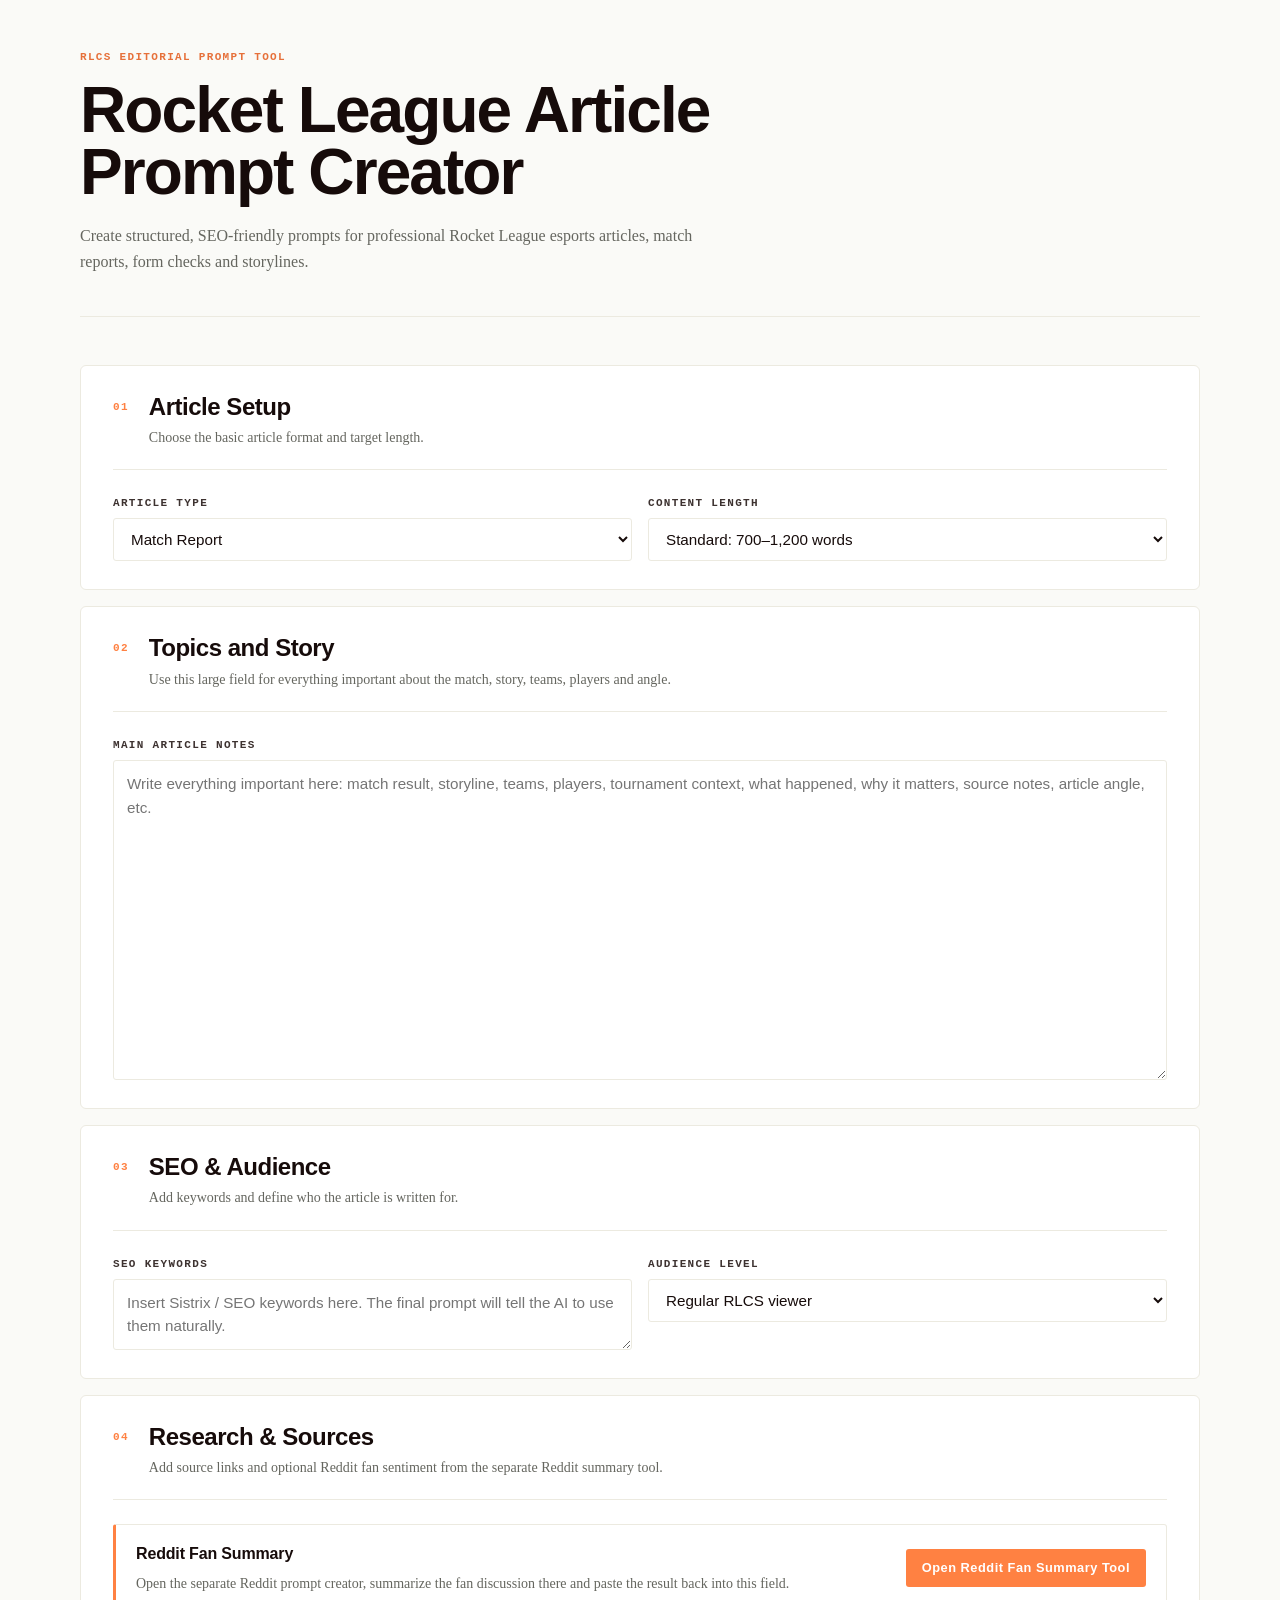
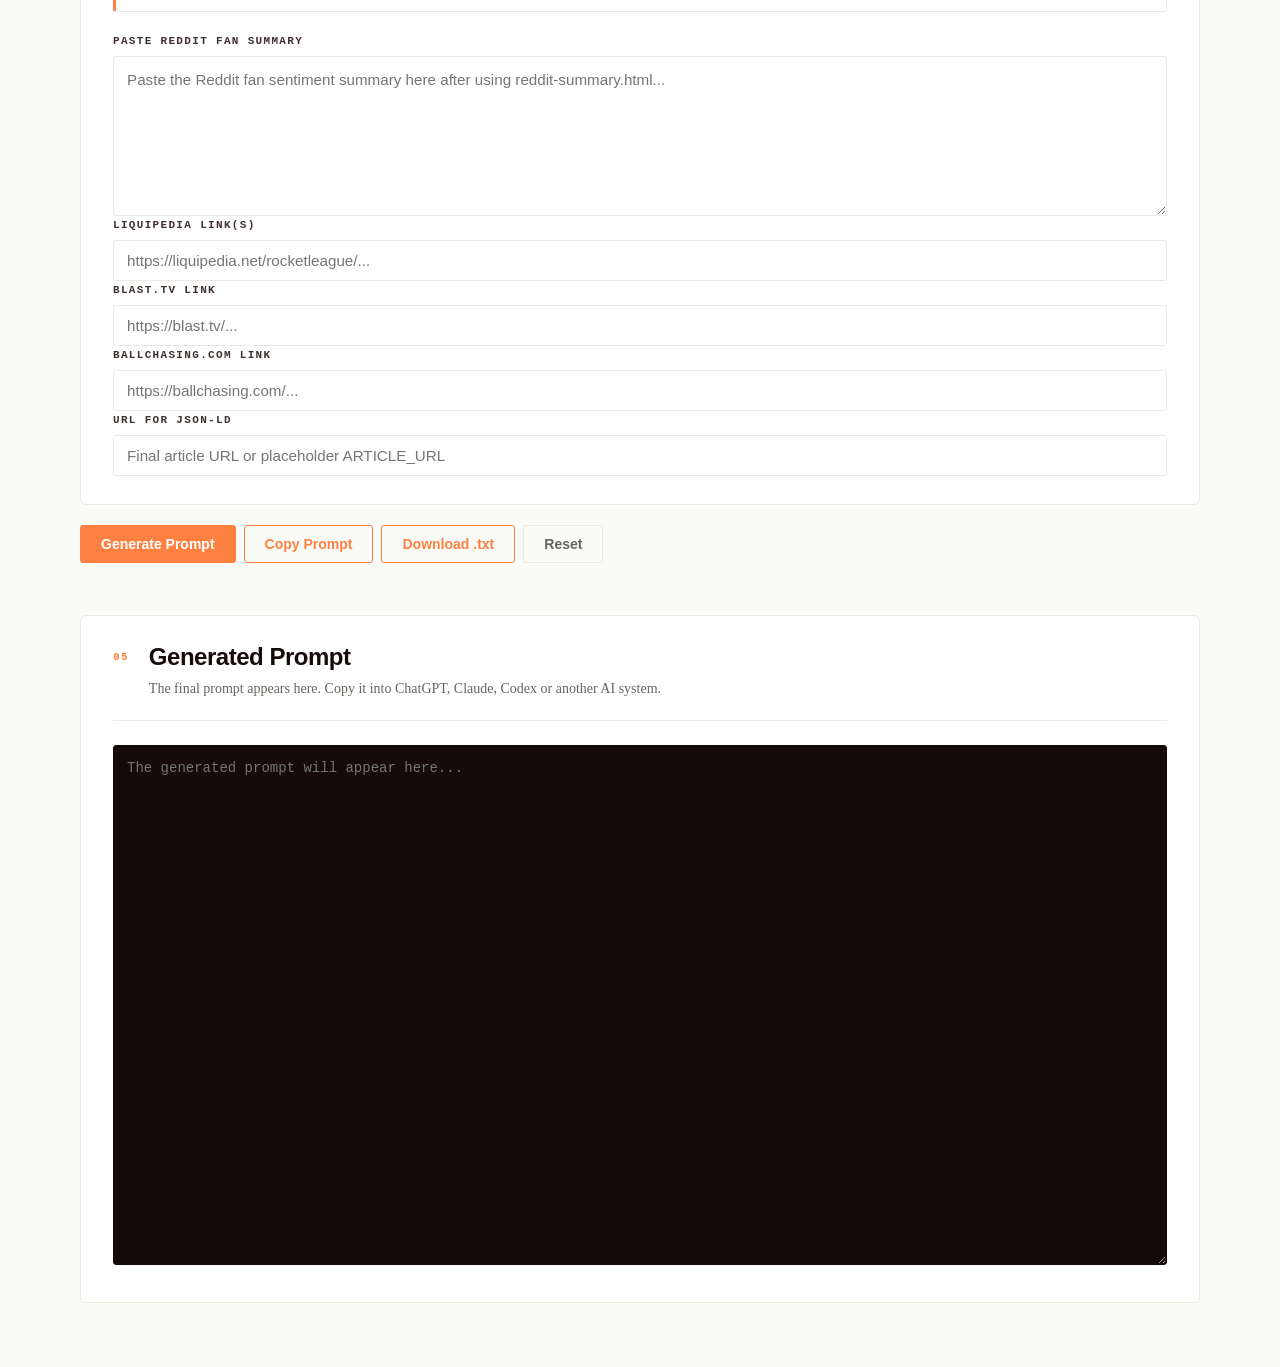
<file: index.html>
<!DOCTYPE html>
<html lang="en">
<head>
  <meta charset="UTF-8" />
  <meta name="viewport" content="width=device-width, initial-scale=1.0" />

  <title>RLCS Editorial Prompt Tool</title>

  <link rel="stylesheet" href="style.css" />
</head>
<body>
  <main class="page-shell">
    <header class="hero">
      <p class="eyebrow">RLCS Editorial Prompt Tool</p>
      <h1>Rocket League Article Prompt Creator</h1>
      <p class="hero-text">
        Create structured, SEO-friendly prompts for professional Rocket League esports articles, match reports, form checks and storylines.
      </p>
    </header>

    <form id="promptForm" class="creator-form">
      <section class="form-section">
        <div class="section-header">
          <span class="section-number">01</span>
          <div>
            <h2>Article Setup</h2>
            <p>Choose the basic article format and target length.</p>
          </div>
        </div>

        <div class="field-grid two-columns">
          <div class="field">
            <label for="articleType">Article Type</label>
            <select id="articleType">
              <option value="Match Report">Match Report</option>
              <option value="Form Check">Form Check</option>
              <option value="Player Profile">Player Profile</option>
              <option value="Team Story">Team Story</option>
              <option value="Storyline Article">Storyline Article</option>
              <option value="Ranking Article">Ranking Article</option>
              <option value="Beginner Guide">Beginner Guide</option>
              <option value="Event Preview">Event Preview</option>
              <option value="Event Recap">Event Recap</option>
              <option value="Roster Change Analysis">Roster Change Analysis</option>
              <option value="Custom">Custom</option>
            </select>
          </div>

          <div class="field">
            <label for="contentLength">Content Length</label>
            <select id="contentLength">
              <option value="Short">Short: 300–600 words</option>
              <option value="Standard" selected>Standard: 700–1,200 words</option>
              <option value="Detailed">Detailed: 1,200–1,900 words</option>
              <option value="Deep Dive">Deep Dive: 1,900–3,000 words</option>
              <option value="Custom">Custom</option>
            </select>
          </div>
        </div>

        <div class="field custom-length-field hidden" id="customLengthWrap">
          <label for="customWordCount">Custom Word Count</label>
          <input
            id="customWordCount"
            type="text"
            placeholder="Example: 1,450 words or 900–1,100 words"
          />
        </div>
      </section>

      <section class="form-section">
        <div class="section-header">
          <span class="section-number">02</span>
          <div>
            <h2>Topics and Story</h2>
            <p>Use this large field for everything important about the match, story, teams, players and angle.</p>
          </div>
        </div>

        <div class="field">
          <label for="articleTopic">Main Article Notes</label>
          <textarea
            id="articleTopic"
            class="large-textarea"
            placeholder="Write everything important here: match result, storyline, teams, players, tournament context, what happened, why it matters, source notes, article angle, etc."
          ></textarea>
        </div>
      </section>

      <section class="form-section">
        <div class="section-header">
          <span class="section-number">03</span>
          <div>
            <h2>SEO & Audience</h2>
            <p>Add keywords and define who the article is written for.</p>
          </div>
        </div>

        <div class="field-grid two-columns">
          <div class="field">
            <label for="seoKeywords">SEO Keywords</label>
            <textarea
              id="seoKeywords"
              placeholder="Insert Sistrix / SEO keywords here. The final prompt will tell the AI to use them naturally."
            ></textarea>
          </div>

          <div class="field">
            <label for="audienceLevel">Audience Level</label>
            <select id="audienceLevel">
              <option value="Beginner">Beginner</option>
              <option value="Casual RLCS fan">Casual RLCS fan</option>
              <option value="Regular RLCS viewer" selected>Regular RLCS viewer</option>
              <option value="Advanced esports fan">Advanced esports fan</option>
              <option value="Mixed audience">Mixed audience</option>
            </select>
          </div>
        </div>
      </section>

      <section class="form-section">
        <div class="section-header">
          <span class="section-number">04</span>
          <div>
            <h2>Research & Sources</h2>
            <p>Add source links and optional Reddit fan sentiment from the separate Reddit summary tool.</p>
          </div>
        </div>

        <div class="reddit-box">
          <div class="reddit-box-text">
            <h3>Reddit Fan Summary</h3>
            <p>
              Open the separate Reddit prompt creator, summarize the fan discussion there and paste the result back into this field.
            </p>
          </div>

          <a href="reddit-summary.html" class="reddit-link">
            Open Reddit Fan Summary Tool
          </a>
        </div>

        <div class="field">
          <label for="redditSummary">Paste Reddit Fan Summary</label>
          <textarea
            id="redditSummary"
            class="medium-textarea"
            placeholder="Paste the Reddit fan sentiment summary here after using reddit-summary.html..."
          ></textarea>
        </div>

        <div class="field">
          <label for="liquipediaLinks">Liquipedia Link(s)</label>
          <input
            id="liquipediaLinks"
            type="text"
            placeholder="https://liquipedia.net/rocketleague/..."
          />
        </div>

        <div class="field">
          <label for="blastLink">BLAST.tv Link</label>
          <input
            id="blastLink"
            type="text"
            placeholder="https://blast.tv/..."
          />
        </div>

        <div class="field">
          <label for="ballchasingLink">Ballchasing.com Link</label>
          <input
            id="ballchasingLink"
            type="text"
            placeholder="https://ballchasing.com/..."
          />
        </div>

        <div class="field">
          <label for="jsonUrl">URL for JSON-LD</label>
          <input
            id="jsonUrl"
            type="text"
            placeholder="Final article URL or placeholder ARTICLE_URL"
          />
        </div>
      </section>

      <section class="action-section">
        <button type="submit" class="btn primary-btn">Generate Prompt</button>
        <button type="button" id="copyPrompt" class="btn secondary-btn">Copy Prompt</button>
        <button type="button" id="downloadPrompt" class="btn secondary-btn">Download .txt</button>
        <button type="button" id="resetForm" class="btn ghost-btn">Reset</button>
      </section>

      <p id="statusMessage" class="status-message"></p>

      <section class="form-section output-section">
        <div class="section-header">
          <span class="section-number">05</span>
          <div>
            <h2>Generated Prompt</h2>
            <p>The final prompt appears here. Copy it into ChatGPT, Claude, Codex or another AI system.</p>
          </div>
        </div>

        <textarea
          id="generatedPrompt"
          class="output-field"
          placeholder="The generated prompt will appear here..."
          readonly
        ></textarea>
      </section>
    </form>
  </main>

  <script src="script.js"></script>
</body>
</html>
</file>
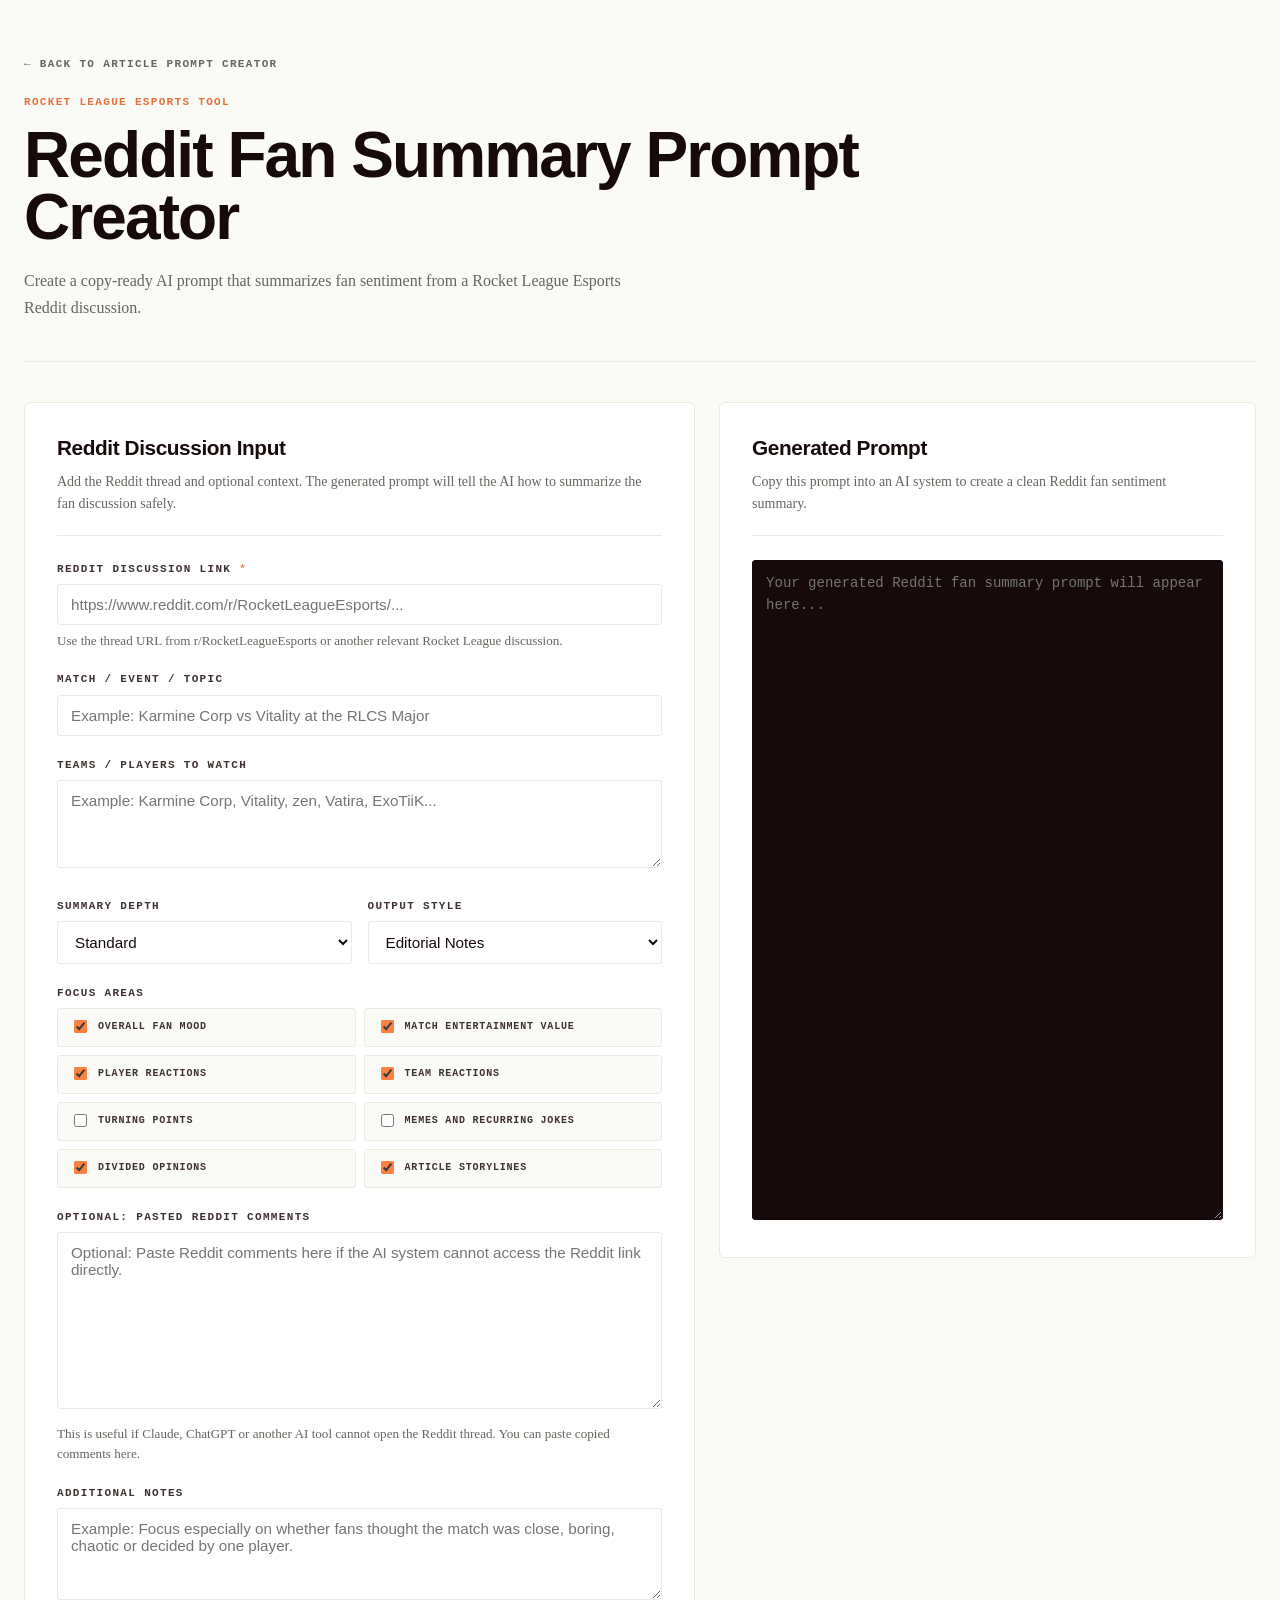
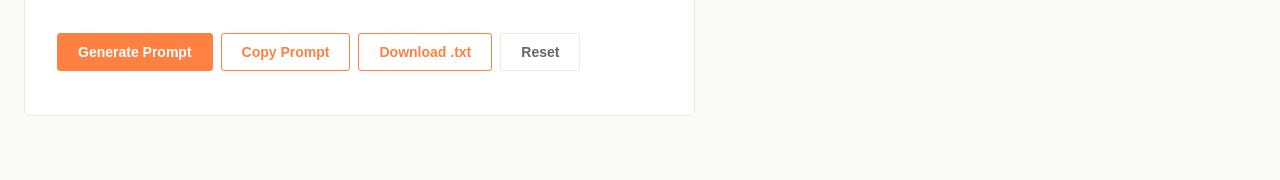
<file: reddit-summary.html>
<!DOCTYPE html>
<html lang="en">
<head>
  <meta charset="UTF-8" />
  <meta name="viewport" content="width=device-width, initial-scale=1.0" />

  <title>Rocket League Reddit Fan Summary Prompt Creator</title>

  <link rel="stylesheet" href="reddit-summary.css" />
</head>
<body>
  <main class="page">
    <header class="hero">
      <div>
        <a href="index.html" class="back-link">← Back to Article Prompt Creator</a>
        <p class="eyebrow">Rocket League Esports Tool</p>
        <h1>Reddit Fan Summary Prompt Creator</h1>
        <p class="hero-text">
          Create a copy-ready AI prompt that summarizes fan sentiment from a Rocket League Esports Reddit discussion.
        </p>
      </div>
    </header>

    <section class="layout">
      <form class="card form-card" id="redditForm">
        <div class="section-title">
          <h2>Reddit Discussion Input</h2>
          <p>Add the Reddit thread and optional context. The generated prompt will tell the AI how to summarize the fan discussion safely.</p>
        </div>

        <div class="field">
          <label for="redditUrl">Reddit Discussion Link <span>*</span></label>
          <input
            type="url"
            id="redditUrl"
            placeholder="https://www.reddit.com/r/RocketLeagueEsports/..."
            required
          />
          <small>Use the thread URL from r/RocketLeagueEsports or another relevant Rocket League discussion.</small>
          <p class="error-message" id="redditUrlError"></p>
        </div>

        <div class="field">
          <label for="topic">Match / Event / Topic</label>
          <input
            type="text"
            id="topic"
            placeholder="Example: Karmine Corp vs Vitality at the RLCS Major"
          />
        </div>

        <div class="field">
          <label for="entities">Teams / Players to watch</label>
          <textarea
            id="entities"
            rows="3"
            placeholder="Example: Karmine Corp, Vitality, zen, Vatira, ExoTiiK..."
          ></textarea>
        </div>

        <div class="grid-2">
          <div class="field">
            <label for="summaryDepth">Summary Depth</label>
            <select id="summaryDepth">
              <option value="Short">Short</option>
              <option value="Standard" selected>Standard</option>
              <option value="Detailed">Detailed</option>
            </select>
          </div>

          <div class="field">
            <label for="outputStyle">Output Style</label>
            <select id="outputStyle">
              <option value="Editorial Notes" selected>Editorial Notes</option>
              <option value="Article-Ready Summary">Article-Ready Summary</option>
              <option value="Bullet Point Analysis">Bullet Point Analysis</option>
            </select>
          </div>
        </div>

        <div class="field">
          <label for="focusAreas">Focus Areas</label>
          <div class="checkbox-grid">
            <label>
              <input type="checkbox" name="focusAreas" value="Overall fan mood" checked />
              Overall fan mood
            </label>
            <label>
              <input type="checkbox" name="focusAreas" value="Match entertainment value" checked />
              Match entertainment value
            </label>
            <label>
              <input type="checkbox" name="focusAreas" value="Player reactions" checked />
              Player reactions
            </label>
            <label>
              <input type="checkbox" name="focusAreas" value="Team reactions" checked />
              Team reactions
            </label>
            <label>
              <input type="checkbox" name="focusAreas" value="Turning points" />
              Turning points
            </label>
            <label>
              <input type="checkbox" name="focusAreas" value="Memes and recurring jokes" />
              Memes and recurring jokes
            </label>
            <label>
              <input type="checkbox" name="focusAreas" value="Controversial or divided opinions" checked />
              Divided opinions
            </label>
            <label>
              <input type="checkbox" name="focusAreas" value="Storylines for an article" checked />
              Article storylines
            </label>
          </div>
        </div>

        <div class="field">
          <label for="pastedComments">Optional: Pasted Reddit Comments</label>
          <textarea
            id="pastedComments"
            rows="9"
            placeholder="Optional: Paste Reddit comments here if the AI system cannot access the Reddit link directly."
          ></textarea>
          <small>
            This is useful if Claude, ChatGPT or another AI tool cannot open the Reddit thread. You can paste copied comments here.
          </small>
        </div>

        <div class="field">
          <label for="additionalNotes">Additional Notes</label>
          <textarea
            id="additionalNotes"
            rows="4"
            placeholder="Example: Focus especially on whether fans thought the match was close, boring, chaotic or decided by one player."
          ></textarea>
        </div>

        <div class="button-row">
          <button type="submit" class="btn primary">Generate Prompt</button>
          <button type="button" class="btn secondary" id="copyBtn">Copy Prompt</button>
          <button type="button" class="btn secondary" id="downloadBtn">Download .txt</button>
          <button type="button" class="btn danger" id="resetBtn">Reset</button>
        </div>

        <p class="success-message" id="successMessage"></p>
      </form>

      <section class="card output-card">
        <div class="section-title">
          <h2>Generated Prompt</h2>
          <p>Copy this prompt into an AI system to create a clean Reddit fan sentiment summary.</p>
        </div>

        <textarea
          id="generatedPrompt"
          class="output"
          placeholder="Your generated Reddit fan summary prompt will appear here..."
          readonly
        ></textarea>
      </section>
    </section>
  </main>

  <script src="reddit-summary.js"></script>
</body>
</html>
</file>
<file: style.css>
:root {
  --orange: #FF8142;
  --orange-light: #FFEDE4;
  --orange-dark: #E6703A;

  --ink: #160B0A;
  --gray-soft: #3D3230;
  --gray-muted: #65665F;
  --white: #FFFFFF;

  --secondary-bg: #F6F4F1;
  --tertiary-bg: #FAFAF7;
  --border: #ECEAE0;

  --radius-lg: 6px;
  --radius-md: 4px;
  --radius-sm: 3px;
}

* {
  box-sizing: border-box;
}

body {
  margin: 0;
  background: var(--tertiary-bg);
  color: var(--ink);
  font-family: Georgia, "Times New Roman", serif;
  font-size: 17px;
  line-height: 1.65;
}

.page-shell {
  width: min(1120px, calc(100% - 48px));
  margin: 0 auto;
  padding: 48px 0 64px;
}

/* ─── Hero ─────────────────────────────────────────────── */

.hero {
  padding-bottom: 40px;
  margin-bottom: 48px;
  border-bottom: 1px solid var(--border);
}

.eyebrow {
  margin: 0 0 14px;
  font-family: "SFMono-Regular", Consolas, "Liberation Mono", monospace;
  font-size: 11px;
  font-weight: 600;
  letter-spacing: 0.12em;
  text-transform: uppercase;
  color: var(--orange-dark);
}

h1 {
  max-width: 820px;
  margin: 0;
  font-family: Arial, Helvetica, sans-serif;
  font-size: clamp(2rem, 5vw, 4rem);
  line-height: 0.96;
  letter-spacing: -0.03em;
  font-weight: 900;
  color: var(--ink);
}

.hero-text {
  max-width: 640px;
  margin: 20px 0 0;
  color: var(--gray-muted);
  font-size: 1rem;
}

/* ─── Form Layout ───────────────────────────────────────── */

.creator-form {
  display: flex;
  flex-direction: column;
  gap: 16px;
}

.form-section {
  background: var(--white);
  border: 1px solid var(--border);
  border-radius: var(--radius-lg);
  padding: 28px 32px;
}

.section-header {
  display: flex;
  align-items: flex-start;
  gap: 20px;
  padding-bottom: 20px;
  margin-bottom: 24px;
  border-bottom: 1px solid var(--border);
}

.section-number {
  flex: 0 0 auto;
  padding-top: 4px;
  font-family: "SFMono-Regular", Consolas, "Liberation Mono", monospace;
  font-size: 11px;
  font-weight: 600;
  letter-spacing: 0.12em;
  text-transform: uppercase;
  color: var(--orange);
}

h2 {
  margin: 0;
  font-family: Arial, Helvetica, sans-serif;
  font-size: clamp(1.1rem, 2vw, 1.5rem);
  line-height: 1.1;
  letter-spacing: -0.02em;
  font-weight: 900;
}

h3 {
  font-family: Arial, Helvetica, sans-serif;
}

.section-header p {
  margin: 6px 0 0;
  color: var(--gray-muted);
  font-size: 0.875rem;
}

/* ─── Fields ────────────────────────────────────────────── */

.field-grid {
  display: grid;
  gap: 16px;
}

.two-columns {
  grid-template-columns: repeat(2, minmax(0, 1fr));
}

.field {
  display: flex;
  flex-direction: column;
  gap: 6px;
}

label {
  font-family: "SFMono-Regular", Consolas, "Liberation Mono", monospace;
  font-size: 11px;
  font-weight: 600;
  letter-spacing: 0.12em;
  text-transform: uppercase;
  color: var(--gray-soft);
}

input,
select,
textarea {
  width: 100%;
  border: 1px solid var(--border);
  border-radius: var(--radius-sm);
  background: var(--white);
  color: var(--ink);
  font-family: Arial, Helvetica, sans-serif;
  font-size: 0.95rem;
  padding: 11px 13px;
  outline: none;
  transition: border-color 0.15s ease;
}

select {
  cursor: pointer;
}

textarea {
  resize: vertical;
  line-height: 1.55;
}

input:focus,
select:focus,
textarea:focus {
  border-color: var(--orange);
}

.large-textarea {
  min-height: 320px;
}

.medium-textarea {
  min-height: 160px;
}

.custom-length-field {
  margin-top: 16px;
}

.hidden {
  display: none;
}

/* ─── Reddit Box ────────────────────────────────────────── */

.reddit-box {
  display: flex;
  justify-content: space-between;
  align-items: center;
  gap: 16px;
  border: 1px solid var(--border);
  border-left: 3px solid var(--orange);
  border-radius: var(--radius-sm);
  padding: 16px 20px;
  margin-bottom: 20px;
  background: var(--white);
}

.reddit-box h3 {
  margin: 0;
  font-size: 1rem;
  font-weight: 900;
  letter-spacing: -0.01em;
}

.reddit-box p {
  margin: 4px 0 0;
  color: var(--gray-muted);
  font-size: 0.875rem;
}

.reddit-link {
  flex: 0 0 auto;
  display: inline-flex;
  align-items: center;
  justify-content: center;
  min-height: 36px;
  padding: 8px 16px;
  border-radius: var(--radius-sm);
  background: var(--orange);
  color: var(--white);
  font-family: Arial, Helvetica, sans-serif;
  font-size: 0.8rem;
  font-weight: 700;
  letter-spacing: 0.04em;
  text-decoration: none;
  white-space: nowrap;
  transition: background 0.15s ease;
}

.reddit-link:hover {
  background: var(--orange-dark);
}

/* ─── Actions ───────────────────────────────────────────── */

.action-section {
  display: flex;
  flex-wrap: wrap;
  gap: 8px;
  padding: 4px 0;
}

.btn {
  border: 1px solid transparent;
  border-radius: var(--radius-sm);
  padding: 10px 20px;
  font-family: Arial, Helvetica, sans-serif;
  font-size: 0.875rem;
  font-weight: 700;
  cursor: pointer;
  transition: background 0.15s ease, color 0.15s ease, border-color 0.15s ease;
}

.primary-btn {
  background: var(--orange);
  color: var(--white);
  border-color: var(--orange);
}

.primary-btn:hover {
  background: var(--orange-dark);
  border-color: var(--orange-dark);
}

.secondary-btn {
  background: transparent;
  color: var(--orange);
  border-color: var(--orange);
}

.secondary-btn:hover {
  background: var(--orange);
  color: var(--white);
}

.ghost-btn {
  background: transparent;
  color: var(--gray-muted);
  border-color: var(--border);
}

.ghost-btn:hover {
  background: var(--secondary-bg);
  color: var(--ink);
  border-color: var(--gray-muted);
}

/* ─── Status & Output ───────────────────────────────────── */

.status-message {
  min-height: 20px;
  margin: -4px 0 0;
  font-family: "SFMono-Regular", Consolas, "Liberation Mono", monospace;
  font-size: 11px;
  font-weight: 600;
  letter-spacing: 0.08em;
  color: var(--orange-dark);
}

.output-section {
  margin-top: 0;
}

.output-field {
  min-height: 520px;
  background: var(--ink);
  color: #E8E4DF;
  border-color: var(--ink);
  border-radius: var(--radius-sm);
  font-family: "SFMono-Regular", Consolas, "Liberation Mono", monospace;
  font-size: 0.875rem;
  line-height: 1.6;
}

.output-field:focus {
  background: var(--ink);
  color: #E8E4DF;
  border-color: var(--orange);
}

/* ─── Mobile ────────────────────────────────────────────── */

@media (max-width: 760px) {
  .page-shell {
    width: min(100% - 24px, 1120px);
    padding: 24px 0 48px;
  }

  .hero {
    padding-bottom: 28px;
    margin-bottom: 32px;
  }

  .form-section {
    padding: 20px 16px;
  }

  .two-columns {
    grid-template-columns: 1fr;
  }

  .section-header {
    gap: 12px;
  }

  .reddit-box {
    flex-direction: column;
    align-items: flex-start;
  }

  .reddit-link {
    width: 100%;
    justify-content: center;
  }

  .action-section {
    flex-direction: column;
  }

  .btn {
    width: 100%;
  }

  .large-textarea {
    min-height: 260px;
  }

  .output-field {
    min-height: 420px;
  }
}
</file>
<file: reddit-summary.css>
:root {
  --orange: #FF8142;
  --orange-light: #FFEDE4;
  --orange-dark: #E6703A;

  --ink: #160B0A;
  --gray-soft: #3D3230;
  --gray-muted: #65665F;
  --white: #FFFFFF;

  --secondary-bg: #F6F4F1;
  --tertiary-bg: #FAFAF7;
  --border: #ECEAE0;

  --radius: 6px;
  --radius-sm: 3px;
}

* {
  box-sizing: border-box;
}

body {
  margin: 0;
  background: var(--tertiary-bg);
  color: var(--ink);
  font-family: Georgia, "Times New Roman", serif;
  font-size: 17px;
  line-height: 1.65;
}

.page {
  width: min(1400px, calc(100% - 48px));
  margin: 0 auto;
  padding: 48px 0 64px;
}

/* ─── Hero ─────────────────────────────────────────────── */

.hero {
  padding-bottom: 40px;
  margin-bottom: 40px;
  border-bottom: 1px solid var(--border);
}

.back-link {
  display: inline-block;
  margin-bottom: 20px;
  font-family: "SFMono-Regular", Consolas, "Liberation Mono", monospace;
  font-size: 11px;
  font-weight: 600;
  letter-spacing: 0.12em;
  text-transform: uppercase;
  color: var(--gray-muted);
  text-decoration: none;
}

.back-link:hover {
  color: var(--orange);
}

.eyebrow {
  margin: 0 0 14px;
  font-family: "SFMono-Regular", Consolas, "Liberation Mono", monospace;
  font-size: 11px;
  font-weight: 600;
  letter-spacing: 0.12em;
  text-transform: uppercase;
  color: var(--orange-dark);
}

h1,
h2 {
  margin: 0;
  font-family: Arial, Helvetica, sans-serif;
}

h1 {
  max-width: 850px;
  font-size: clamp(2rem, 5vw, 4rem);
  line-height: 0.96;
  letter-spacing: -0.03em;
  font-weight: 900;
  color: var(--ink);
}

.hero-text {
  max-width: 640px;
  margin: 20px 0 0;
  color: var(--gray-muted);
  font-size: 1rem;
}

/* ─── Layout ────────────────────────────────────────────── */

.layout {
  display: grid;
  grid-template-columns: minmax(0, 1fr) minmax(380px, 0.8fr);
  gap: 24px;
  align-items: start;
}

/* ─── Cards ─────────────────────────────────────────────── */

.card {
  border: 1px solid var(--border);
  border-radius: var(--radius);
  background: var(--white);
}

.form-card,
.output-card {
  padding: 28px 32px;
}

.output-card {
  position: sticky;
  top: 24px;
}

.section-title {
  padding-bottom: 20px;
  margin-bottom: 24px;
  border-bottom: 1px solid var(--border);
}

.section-title h2 {
  font-size: 1.3rem;
  font-weight: 900;
  letter-spacing: -0.02em;
  margin-bottom: 6px;
}

.section-title p {
  margin: 0;
  color: var(--gray-muted);
  font-size: 0.875rem;
  line-height: 1.55;
}

/* ─── Fields ────────────────────────────────────────────── */

.field {
  margin-bottom: 20px;
}

label {
  display: block;
  margin-bottom: 6px;
  font-family: "SFMono-Regular", Consolas, "Liberation Mono", monospace;
  font-size: 11px;
  font-weight: 600;
  letter-spacing: 0.12em;
  text-transform: uppercase;
  color: var(--gray-soft);
}

label span {
  color: var(--orange);
}

input,
select,
textarea {
  width: 100%;
  border: 1px solid var(--border);
  border-radius: var(--radius-sm);
  background: var(--white);
  color: var(--ink);
  padding: 11px 13px;
  font-family: Arial, Helvetica, sans-serif;
  font-size: 0.95rem;
  outline: none;
  transition: border-color 0.15s ease;
}

textarea {
  resize: vertical;
  min-height: 88px;
}

input:focus,
select:focus,
textarea:focus {
  border-color: var(--orange);
}

small {
  display: block;
  margin-top: 6px;
  color: var(--gray-muted);
  font-size: 0.82rem;
  line-height: 1.5;
}

.grid-2 {
  display: grid;
  grid-template-columns: repeat(2, minmax(0, 1fr));
  gap: 16px;
}

/* ─── Checkboxes ────────────────────────────────────────── */

.checkbox-grid {
  display: grid;
  grid-template-columns: repeat(2, minmax(0, 1fr));
  gap: 8px;
}

.checkbox-grid label {
  display: flex;
  align-items: flex-start;
  gap: 8px;
  margin: 0;
  padding: 10px 12px;
  border: 1px solid var(--border);
  border-radius: var(--radius-sm);
  background: var(--tertiary-bg);
  font-family: "SFMono-Regular", Consolas, "Liberation Mono", monospace;
  font-size: 10px;
  letter-spacing: 0.08em;
  text-transform: uppercase;
  color: var(--gray-soft);
  cursor: pointer;
  transition: border-color 0.15s ease, background 0.15s ease;
}

.checkbox-grid label:hover {
  border-color: var(--orange);
  background: var(--white);
}

.checkbox-grid input[type="checkbox"] {
  flex: 0 0 auto;
  width: auto;
  margin-top: 1px;
  padding: 0;
  border: none;
  border-radius: 0;
  background: none;
  accent-color: var(--orange);
}

.checkbox-grid input[type="checkbox"]:focus {
  border-color: transparent;
}

/* ─── Buttons ───────────────────────────────────────────── */

.button-row {
  display: flex;
  flex-wrap: wrap;
  gap: 8px;
  margin-top: 24px;
}

.btn {
  border: 1px solid transparent;
  border-radius: var(--radius-sm);
  padding: 10px 20px;
  font-family: Arial, Helvetica, sans-serif;
  font-size: 0.875rem;
  font-weight: 700;
  cursor: pointer;
  transition: background 0.15s ease, color 0.15s ease, border-color 0.15s ease;
}

.primary {
  background: var(--orange);
  color: var(--white);
  border-color: var(--orange);
}

.primary:hover {
  background: var(--orange-dark);
  border-color: var(--orange-dark);
}

.secondary {
  background: transparent;
  color: var(--orange);
  border-color: var(--orange);
}

.secondary:hover {
  background: var(--orange);
  color: var(--white);
}

.danger {
  background: transparent;
  color: var(--gray-muted);
  border-color: var(--border);
}

.danger:hover {
  background: var(--secondary-bg);
  color: var(--ink);
  border-color: var(--gray-muted);
}

/* ─── Output ────────────────────────────────────────────── */

.output {
  min-height: 660px;
  white-space: pre-wrap;
  line-height: 1.6;
  background: var(--ink);
  color: #E8E4DF;
  border-color: var(--ink);
  border-radius: var(--radius-sm);
  font-family: "SFMono-Regular", Consolas, "Liberation Mono", monospace;
  font-size: 0.875rem;
}

.output:focus {
  background: var(--ink);
  color: #E8E4DF;
  border-color: var(--orange);
}

/* ─── Messages ──────────────────────────────────────────── */

.success-message {
  margin: 16px 0 0;
  font-family: "SFMono-Regular", Consolas, "Liberation Mono", monospace;
  font-size: 11px;
  font-weight: 600;
  letter-spacing: 0.08em;
  color: var(--orange-dark);
}

.error-message {
  margin: 6px 0 0;
  font-family: "SFMono-Regular", Consolas, "Liberation Mono", monospace;
  font-size: 11px;
  font-weight: 600;
  letter-spacing: 0.06em;
  color: #C0392B;
}

/* ─── Responsive ────────────────────────────────────────── */

@media (max-width: 1050px) {
  .layout {
    grid-template-columns: 1fr;
  }

  .output-card {
    position: static;
  }

  .output {
    min-height: 460px;
  }
}

@media (max-width: 650px) {
  .page {
    width: min(100% - 24px, 1400px);
    padding-top: 24px;
    padding-bottom: 48px;
  }

  .hero {
    padding-bottom: 28px;
    margin-bottom: 28px;
  }

  .form-card,
  .output-card {
    padding: 20px 16px;
  }

  .grid-2,
  .checkbox-grid {
    grid-template-columns: 1fr;
  }

  .button-row {
    flex-direction: column;
  }

  .btn {
    width: 100%;
  }
}
</file>
